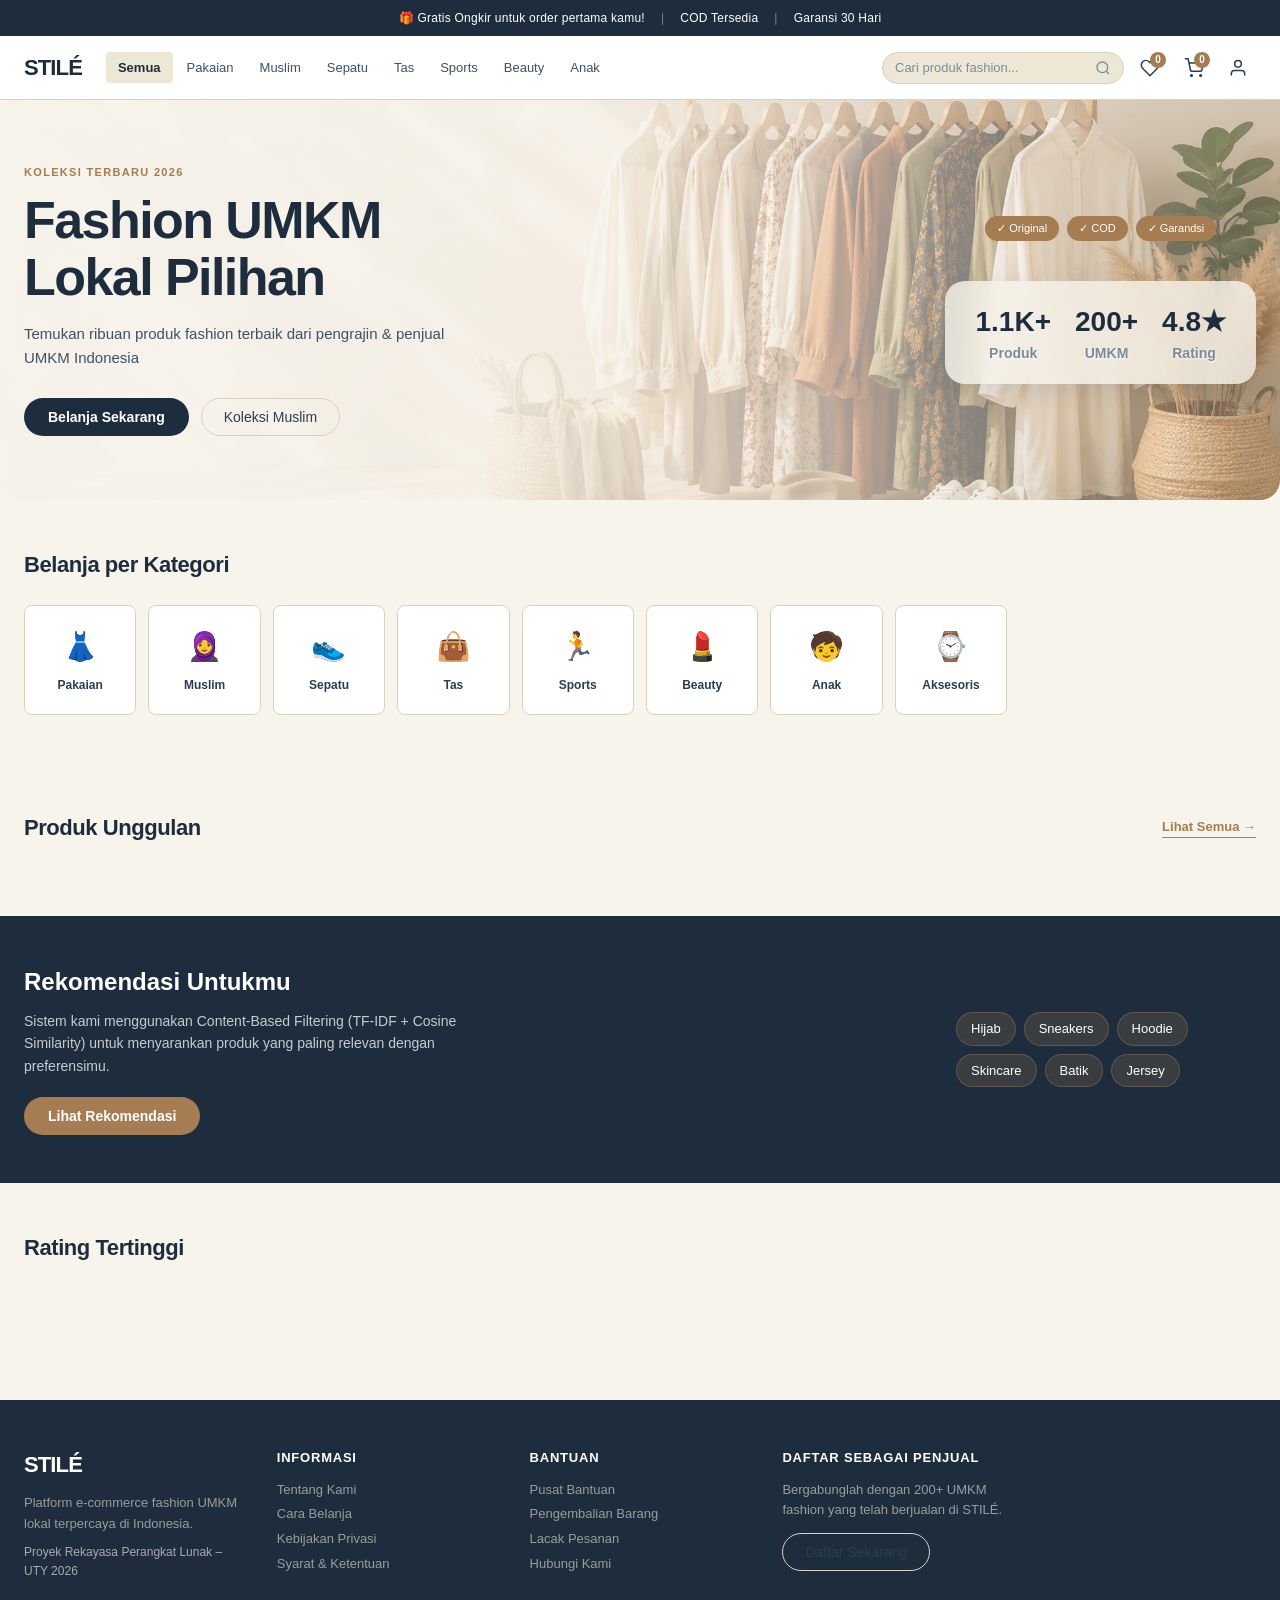
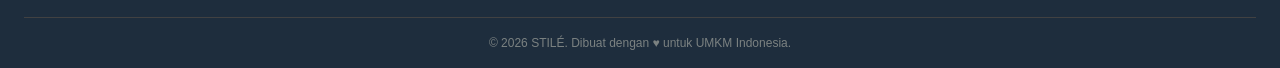
<file: index.html>
<!DOCTYPE html>
<html lang="id">

<head>
    <meta charset="UTF-8">
    <meta name="viewport" content="width=device-width, initial-scale=1.0">
    <title>STILÉ – Belanja Fashion UMKM Lokal</title>
    <link rel="stylesheet" href="style.css?v=admin-fix-2">
</head>

<body>

    <!-- TOAST -->
    <div id="toast" class="toast"></div>

    <!-- TOP PROMO STRIP -->
    <div class="promo-strip">
        <span>🎁 Gratis Ongkir untuk order pertama kamu!</span>
        <span class="promo-sep">|</span>
        <span>COD Tersedia</span>
        <span class="promo-sep">|</span>
        <span>Garansi 30 Hari</span>
    </div>

    <!-- NAVBAR -->
    <header class="navbar">
        <div class="nav-inner">
            <a href="#" class="brand" onclick="showPage('home')">STILÉ</a>

            <nav class="nav-cats">
                <a href="#" class="nav-cat active" data-cat="all" onclick="filterByNav('all',this)">Semua</a>
                <a href="#" class="nav-cat" data-cat="Pakaian" onclick="filterByNav('Pakaian',this)">Pakaian</a>
                <a href="#" class="nav-cat" data-cat="Baju Muslim" onclick="filterByNav('Baju Muslim',this)">Muslim</a>
                <a href="#" class="nav-cat" data-cat="Sepatu" onclick="filterByNav('Sepatu',this)">Sepatu</a>
                <a href="#" class="nav-cat" data-cat="Tas" onclick="filterByNav('Tas',this)">Tas</a>
                <a href="#" class="nav-cat" data-cat="Sports" onclick="filterByNav('Sports',this)">Sports</a>
                <a href="#" class="nav-cat" data-cat="Beauty" onclick="filterByNav('Beauty',this)">Beauty</a>
                <a href="#" class="nav-cat" data-cat="Kids" onclick="filterByNav('Kids',this)">Anak</a>
            </nav>

            <div class="nav-actions">
                <div class="search-wrap">
                    <input type="text" id="searchInput" placeholder="Cari produk fashion..." onkeyup="liveSearch()" />
                    <button class="search-btn" onclick="doSearch()">
          <svg width="16" height="16" viewBox="0 0 24 24" fill="none" stroke="currentColor" stroke-width="2"><circle cx="11" cy="11" r="8"/><line x1="21" y1="21" x2="16.65" y2="16.65"/></svg>
        </button>
                </div>
                <button class="icon-btn" onclick="toggleWishlist()" title="Wishlist">
        <svg width="20" height="20" viewBox="0 0 24 24" fill="none" stroke="currentColor" stroke-width="1.8"><path d="M20.84 4.61a5.5 5.5 0 0 0-7.78 0L12 5.67l-1.06-1.06a5.5 5.5 0 0 0-7.78 7.78l1.06 1.06L12 21.23l7.78-7.78 1.06-1.06a5.5 5.5 0 0 0 0-7.78z"/></svg>
        <span class="badge" id="wishBadge">0</span>
      </button>
                <button class="icon-btn" onclick="showCart()" title="Keranjang">
        <svg width="20" height="20" viewBox="0 0 24 24" fill="none" stroke="currentColor" stroke-width="1.8"><circle cx="9" cy="21" r="1"/><circle cx="20" cy="21" r="1"/><path d="M1 1h4l2.68 13.39a2 2 0 0 0 2 1.61h9.72a2 2 0 0 0 2-1.61L23 6H6"/></svg>
        <span class="badge" id="cartBadge">0</span>
      </button>
                <button class="icon-btn" id="userBtn" onclick="toggleUserMenu()" title="Akun">
        <svg width="20" height="20" viewBox="0 0 24 24" fill="none" stroke="currentColor" stroke-width="1.8"><path d="M20 21v-2a4 4 0 0 0-4-4H8a4 4 0 0 0-4 4v2"/><circle cx="12" cy="7" r="4"/></svg>
      </button>
                <div class="user-dropdown" id="userDropdown">
                    <div id="userMenuGuest">
                        <a href="#" onclick="showPage('login')">Masuk</a>
                        <a href="#" onclick="showPage('register')">Daftar</a>
                    </div>
                    <div id="userMenuLoggedIn" style="display:none">
                        <span id="userGreeting" style="font-size:13px;color:#999;padding:8px 16px;display:block;border-bottom:1px solid #f0f0f0"></span>
                        <a href="#" onclick="showPage('profile')">Profil Saya</a>
                        <a href="#" onclick="showPage('orders')">Riwayat Pesanan</a>
                        <a href="#" onclick="doLogout()" style="color:#e53935">Keluar</a>
                    </div>
                </div>
            </div>
        </div>
    </header>

    <!-- ======= PAGES ======= -->

    <!-- HOME PAGE -->
    <div id="page-home" class="page active">
        <!-- Hero Banner -->
        <section class="hero">
            <div class="hero-content">
                <p class="hero-eyebrow">KOLEKSI TERBARU 2026</p>
                <h1 class="hero-title">Fashion UMKM<br>Lokal Pilihan</h1>
                <p class="hero-sub">Temukan ribuan produk fashion terbaik dari pengrajin & penjual UMKM Indonesia</p>
                <div class="hero-btns">
                    <button class="btn-primary" onclick="filterByNav('all',null)">Belanja Sekarang</button>
                    <button class="btn-outline" onclick="filterByNav('Baju Muslim',null)">Koleksi Muslim</button>
                </div>
            </div>
            <div class="hero-visual">

                <div class="hero-badges">
                    <div class="hbadge">✓ Original</div>
                    <div class="hbadge">✓ COD</div>
                    <div class="hbadge">✓ Garandsi</div>
                </div>

                <div class="hero-stat-row">
                    <div class="hstat">
                        <span class="hstat-num">1.1K+</span>
                        <span class="hstat-lbl">Produk</span>
                    </div>
                    <div class="hstat">
                        <span class="hstat-num">200+</span>
                        <span class="hstat-lbl">UMKM</span>
                    </div>
                    <div class="hstat">
                        <span class="hstat-num">4.8★</span>
                        <span class="hstat-lbl">Rating</span>
                    </div>
                </div>
            </div>
        </section>

        <!-- Category Grid -->
        <section class="section">
            <h2 class="section-title">Belanja per Kategori</h2>
            <div class="cat-grid">
                <a class="cat-tile" onclick="filterByNav('Pakaian',null)">
                    <div class="cat-icon">👗</div><span>Pakaian</span>
                </a>
                <a class="cat-tile" onclick="filterByNav('Baju Muslim',null)">
                    <div class="cat-icon">🧕</div><span>Muslim</span>
                </a>
                <a class="cat-tile" onclick="filterByNav('Sepatu',null)">
                    <div class="cat-icon">👟</div><span>Sepatu</span>
                </a>
                <a class="cat-tile" onclick="filterByNav('Tas',null)">
                    <div class="cat-icon">👜</div><span>Tas</span>
                </a>
                <a class="cat-tile" onclick="filterByNav('Sports',null)">
                    <div class="cat-icon">🏃</div><span>Sports</span>
                </a>
                <a class="cat-tile" onclick="filterByNav('Beauty',null)">
                    <div class="cat-icon">💄</div><span>Beauty</span>
                </a>
                <a class="cat-tile" onclick="filterByNav('Kids',null)">
                    <div class="cat-icon">🧒</div><span>Anak</span>
                </a>
                <a class="cat-tile" onclick="filterByNav('Jam dan Aksesoris',null)">
                    <div class="cat-icon">⌚</div><span>Aksesoris</span>
                </a>
            </div>
        </section>

        <!-- Featured Products -->
        <section class="section">
            <div class="section-header">
                <h2 class="section-title">Produk Unggulan</h2>
                <a href="#" class="see-all" onclick="showPage('catalog')">Lihat Semua →</a>
            </div>
            <div class="products-grid" id="featuredGrid"></div>
        </section>

        <!-- Recommendation Banner -->
        <section class="rec-banner">
            <div class="rec-banner-inner">
                <div>
                    <h3>Rekomendasi Untukmu</h3>
                    <p>Sistem kami menggunakan Content-Based Filtering (TF-IDF + Cosine Similarity) untuk menyarankan produk yang paling relevan dengan preferensimu.</p>
                    <button class="btn-primary" onclick="showPage('catalog')">Lihat Rekomendasi</button>
                </div>
                <div class="rec-banner-tags">
                    <span>Hijab</span><span>Sneakers</span><span>Hoodie</span><span>Skincare</span><span>Batik</span><span>Jersey</span>
                </div>
            </div>
        </section>

        <!-- Top Rated -->
        <section class="section">
            <div class="section-header">
                <h2 class="section-title">Rating Tertinggi</h2>
            </div>
            <div class="products-grid" id="topRatedGrid"></div>
        </section>
    </div>

    <!-- CATALOG PAGE -->
    <div id="page-catalog" class="page">
        <div class="catalog-layout">
            <!-- Sidebar Filters -->
            <aside class="sidebar">
                <h3 class="sidebar-title">Filter</h3>

                <div class="filter-group">
                    <div class="filter-label" onclick="toggleFilter('catFilter')">Kategori <span>▾</span></div>
                    <div class="filter-body open" id="catFilter">
                        <label><input type="radio" name="catF" value="all" checked onchange="applyFilters()"> Semua</label>
                        <label><input type="radio" name="catF" value="Pakaian" onchange="applyFilters()"> Pakaian</label>
                        <label><input type="radio" name="catF" value="Baju Muslim" onchange="applyFilters()"> Baju Muslim</label>
                        <label><input type="radio" name="catF" value="Sepatu" onchange="applyFilters()"> Sepatu</label>
                        <label><input type="radio" name="catF" value="Tas" onchange="applyFilters()"> Tas</label>
                        <label><input type="radio" name="catF" value="Sports" onchange="applyFilters()"> Sports</label>
                        <label><input type="radio" name="catF" value="Beauty" onchange="applyFilters()"> Beauty</label>
                        <label><input type="radio" name="catF" value="Kids" onchange="applyFilters()"> Kids</label>
                        <label><input type="radio" name="catF" value="Batik" onchange="applyFilters()"> Batik</label>
                        <label><input type="radio" name="catF" value="Jam dan Aksesoris" onchange="applyFilters()"> Aksesoris</label>
                    </div>
                </div>

                <div class="filter-group">
                    <div class="filter-label" onclick="toggleFilter('priceFilter')">Rentang Harga <span>▾</span></div>
                    <div class="filter-body open" id="priceFilter">
                        <label><input type="radio" name="priceF" value="all" checked onchange="applyFilters()"> Semua Harga</label>
                        <label><input type="radio" name="priceF" value="0-50000" onchange="applyFilters()"> di bawah Rp50.000</label>
                        <label><input type="radio" name="priceF" value="50000-150000" onchange="applyFilters()"> Rp50.000 – 150.000</label>
                        <label><input type="radio" name="priceF" value="150000-300000" onchange="applyFilters()"> Rp150.000 – 300.000</label>
                        <label><input type="radio" name="priceF" value="300000-999999999" onchange="applyFilters()"> di atas Rp300.000</label>
                    </div>
                </div>

                <div class="filter-group">
                    <div class="filter-label" onclick="toggleFilter('ratingFilter')">Rating <span>▾</span></div>
                    <div class="filter-body open" id="ratingFilter">
                        <label><input type="radio" name="ratingF" value="all" checked onchange="applyFilters()"> Semua</label>
                        <label><input type="radio" name="ratingF" value="4.5" onchange="applyFilters()"> ★ 4.5 ke atas</label>
                        <label><input type="radio" name="ratingF" value="4" onchange="applyFilters()"> ★ 4.0 ke atas</label>
                        <label><input type="radio" name="ratingF" value="3" onchange="applyFilters()"> ★ 3.0 ke atas</label>
                    </div>
                </div>

                <button class="btn-reset" onclick="resetFilters()">Reset Filter</button>
            </aside>

            <!-- Catalog Main -->
            <main class="catalog-main">
                <div class="catalog-header">
                    <p id="catalogCount" class="result-count">Menampilkan semua produk</p>
                    <div class="sort-wrap">
                        <label>Urutkan:</label>
                        <select id="sortSelect" onchange="applyFilters()">
            <option value="default">Relevansi</option>
            <option value="price-asc">Harga: Terendah</option>
            <option value="price-desc">Harga: Tertinggi</option>
            <option value="rating">Rating Tertinggi</option>
            <option value="sold">Terlaris</option>
          </select>
                    </div>
                </div>
                <div class="products-grid" id="catalogGrid"></div>
                <div id="catalogEmpty" class="empty-state" style="display:none">
                    <div style="font-size:48px">🔍</div>
                    <p>Produk tidak ditemukan</p>
                    <button class="btn-outline" onclick="resetFilters()">Reset Filter</button>
                </div>
            </main>
        </div>
    </div>

    <!-- PRODUCT DETAIL PAGE -->
    <div id="page-product" class="page">
        <div class="product-detail-wrap">
            <button class="back-btn" onclick="goBack()">← Kembali</button>
            <div class="product-detail" id="productDetailContent"></div>
        </div>
    </div>

    <!-- CART PAGE -->
    <div id="page-cart" class="page">
        <div class="page-wrap">
            <h2 class="page-title">Keranjang Belanja</h2>
            <div class="cart-layout">
                <div class="cart-items" id="cartItems"></div>
                <div class="cart-summary" id="cartSummary"></div>
            </div>
            <div id="cartEmpty" class="empty-state" style="display:none">
                <div style="font-size:48px">🛒</div>
                <p>Keranjangmu masih kosong</p>
                <button class="btn-primary" onclick="showPage('catalog')">Mulai Belanja</button>
            </div>
        </div>
    </div>

    <!-- WISHLIST PAGE -->
    <div id="page-wishlist" class="page">
        <div class="page-wrap">
            <h2 class="page-title">Wishlist</h2>
            <div class="products-grid" id="wishlistGrid"></div>
            <div id="wishlistEmpty" class="empty-state" style="display:none">
                <div style="font-size:48px">🤍</div>
                <p>Belum ada produk di wishlist</p>
                <button class="btn-primary" onclick="showPage('catalog')">Jelajahi Produk</button>
            </div>
        </div>
    </div>

    <!-- LOGIN PAGE -->
    <div id="page-login" class="page">
        <div class="auth-wrap">
            <div class="auth-card">
                <h2>Masuk ke STILÉ</h2>
                <p class="auth-sub">Belum punya akun? <a href="#" onclick="showPage('register')">Daftar sekarang</a></p>
                <div class="form-group">
                    <label>Email</label>
                    <input type="email" id="loginEmail" placeholder="emailkamu@contoh.com">
                </div>
                <div class="form-group">
                    <label>Password</label>
                    <input type="password" id="loginPass" placeholder="Password kamu">
                </div>
                <button class="btn-primary full" onclick="doLogin()">Masuk</button>
                <div class="auth-divider">atau</div>
                <button class="btn-outline full" onclick="demoLogin('buyer')">Demo sebagai Pembeli</button>
                <button class="btn-outline full" onclick="demoLogin('merchant')">Demo sebagai Penjual</button>
                <button class="btn-outline full" onclick="demoLogin('admin')">Demo sebagai Admin</button>
            </div>
        </div>
    </div>

    <!-- REGISTER PAGE -->
    <div id="page-register" class="page">
        <div class="auth-wrap">
            <div class="auth-card">
                <h2>Buat Akun STILÉ</h2>
                <p class="auth-sub">Sudah punya akun? <a href="#" onclick="showPage('login')">Masuk</a></p>
                <div class="role-tabs">
                    <button class="role-tab active" onclick="selectRole('buyer',this)">Pembeli</button>
                    <button class="role-tab" onclick="selectRole('merchant',this)">Penjual UMKM</button>
                </div>
                <div class="form-group">
                    <label>Nama Lengkap</label>
                    <input type="text" id="regName" placeholder="Nama kamu">
                </div>
                <div class="form-group">
                    <label>Email</label>
                    <input type="email" id="regEmail" placeholder="emailkamu@contoh.com">
                </div>
                <div class="form-group">
                    <label>Password</label>
                    <input type="password" id="regPass" placeholder="Minimal 8 karakter">
                </div>
                <div class="form-group merchant-only" style="display:none">
                    <label>Nama Toko</label>
                    <input type="text" id="regStore" placeholder="Nama toko UMKM-mu">
                </div>
                <button class="btn-primary full" onclick="doRegister()">Daftar Sekarang</button>
            </div>
        </div>
    </div>

    <!-- PROFILE PAGE -->
    <div id="page-profile" class="page">
        <div class="page-wrap">
            <h2 class="page-title">Profil Saya</h2>
            <div class="profile-card" id="profileContent"></div>
        </div>
    </div>

    <!-- ORDERS PAGE -->
    <div id="page-orders" class="page">
        <div class="page-wrap">
            <h2 class="page-title">Riwayat Pesanan</h2>
            <div id="ordersContent"></div>
            <div id="ordersEmpty" class="empty-state">
                <div style="font-size:48px">📦</div>
                <p>Belum ada pesanan</p>
                <button class="btn-primary" onclick="showPage('catalog')">Mulai Belanja</button>
            </div>
        </div>
    </div>

    <!-- CHECKOUT PAGE -->
    <div id="page-checkout" class="page">
        <div class="page-wrap">
            <h2 class="page-title">Checkout</h2>
            <div class="checkout-layout">
                <div class="checkout-form">
                    <h3>Alamat Pengiriman</h3>
                    <div class="form-group">
                        <label>Nama Penerima</label>
                        <input type="text" id="ckName" placeholder="Nama lengkap">
                    </div>
                    <div class="form-group">
                        <label>No. HP</label>
                        <input type="text" id="ckPhone" placeholder="08xx-xxxx-xxxx">
                    </div>
                    <div class="form-group">
                        <label>Alamat Lengkap</label>
                        <textarea id="ckAddress" rows="3" placeholder="Jl. ... No. ... RT/RW ... Kelurahan ... Kecamatan ..."></textarea>
                    </div>
                    <div class="form-group">
                        <label>Kota</label>
                        <input type="text" id="ckCity" placeholder="Kota / Kabupaten">
                    </div>
                    <h3 style="margin-top:24px">Metode Pembayaran</h3>
                    <div class="payment-opts">
                        <label class="pay-opt"><input type="radio" name="payment" value="transfer" checked onchange="updatePaymentDetails()"> Transfer Bank</label>
                        <label class="pay-opt"><input type="radio" name="payment" value="cod" onchange="updatePaymentDetails()"> COD</label>
                        <label class="pay-opt"><input type="radio" name="payment" value="ewallet" onchange="updatePaymentDetails()"> E-Wallet</label>
                    </div>
                    <div id="paymentDetailBox" class="payment-detail-box"></div>
                    <button class="btn-primary full" style="margin-top:24px" onclick="confirmOrder()">Konfirmasi Pesanan</button>
                </div>
                <div class="checkout-summary" id="checkoutSummary"></div>
            </div>
        </div>
    </div>

    <!-- MERCHANT DASHBOARD -->
    <div id="page-merchant" class="page">
        <div class="page-wrap">
            <h2 class="page-title">Dashboard Penjual</h2>
            <div class="dash-stats" id="merchantStats"></div>
            <div style="margin-top:32px">
                <div class="section-header">
                    <h3>Produk Saya</h3>
                    <button class="btn-primary" onclick="showAddProduct()">+ Tambah Produk</button>
                </div>
                <div id="merchantProducts"></div>
            </div>
        </div>
    </div>

    <!-- ADMIN DASHBOARD -->
    <div id="page-admin" class="page">
        <div class="page-wrap admin-wrap">
            <div class="admin-head">
                <div>
                    <p class="admin-eyebrow">PANEL ADMIN</p>
                    <h2 class="page-title">Dashboard Admin</h2>
                    <p class="admin-subtitle">Kelola data toko UMKM dan pengguna langsung dari halaman admin.</p>
                </div>
                <div class="admin-tabs">
                    <button class="admin-tab active" type="button" data-section="stores" onclick="showAdminSection('stores')">Kelola Toko</button>
                    <button class="admin-tab" type="button" data-section="users" onclick="showAdminSection('users')">Kelola Pengguna</button>
                </div>
            </div>

            <div class="dash-stats" id="adminStats"></div>

            <section id="admin-section-stores" class="admin-section">
                <div class="admin-panel">
                    <div class="admin-section-title">
                        <div>
                            <h3>Kelola Toko</h3>
                            <p>Tambah toko, edit data toko, aktif/nonaktifkan, atau hapus toko.</p>
                        </div>
                    </div>

                    <form class="admin-form" onsubmit="saveAdminStore(event)">
                        <input type="hidden" id="adminStoreId">
                        <div class="form-group">
                            <label>Nama Toko</label>
                            <input type="text" id="adminStoreName" placeholder="Contoh: Hijab Nusantara" required>
                        </div>
                        <div class="form-group">
                            <label>Pemilik</label>
                            <input type="text" id="adminStoreOwner" placeholder="Nama pemilik toko" required>
                        </div>
                        <div class="form-group">
                            <label>Kategori Utama</label>
                            <select id="adminStoreCategory">
                                <option value="Pakaian">Pakaian</option>
                                <option value="Baju Muslim">Baju Muslim</option>
                                <option value="Sepatu">Sepatu</option>
                                <option value="Tas">Tas</option>
                                <option value="Sports">Sports</option>
                                <option value="Beauty">Beauty</option>
                                <option value="Kids">Anak</option>
                            </select>
                        </div>
                        <div class="form-group">
                            <label>Penjualan</label>
                            <input type="number" id="adminStoreSales" min="0" placeholder="0" required>
                        </div>
                        <div class="form-group">
                            <label>Rating</label>
                            <input type="number" id="adminStoreRating" min="1" max="5" step="0.1" placeholder="4.7" required>
                        </div>
                        <div class="form-group">
                            <label>Status</label>
                            <select id="adminStoreStatus">
                                <option value="Aktif">Aktif</option>
                                <option value="Nonaktif">Nonaktif</option>
                                <option value="Menunggu Verifikasi">Menunggu Verifikasi</option>
                            </select>
                        </div>
                        <div class="admin-form-actions">
                            <button class="btn-primary" type="submit" id="adminStoreSubmit">Simpan Toko</button>
                            <button class="btn-outline" type="button" onclick="resetAdminStoreForm()">Reset</button>
                        </div>
                    </form>

                    <div class="admin-table" id="adminStores"></div>
                </div>
            </section>

            <section id="admin-section-users" class="admin-section" style="display:none">
                <div class="admin-panel">
                    <div class="admin-section-title">
                        <div>
                            <h3>Kelola Pengguna</h3>
                            <p>Tambah akun, ubah role, aktif/nonaktifkan, atau hapus pengguna.</p>
                        </div>
                    </div>

                    <form class="admin-form" onsubmit="saveAdminUser(event)">
                        <input type="hidden" id="adminUserId">
                        <div class="form-group">
                            <label>Nama Pengguna</label>
                            <input type="text" id="adminUserName" placeholder="Nama pengguna" required>
                        </div>
                        <div class="form-group">
                            <label>Email</label>
                            <input type="email" id="adminUserEmail" placeholder="user@email.com" required>
                        </div>
                        <div class="form-group">
                            <label>Role</label>
                            <select id="adminUserRole" onchange="syncAdminUserStoreField()">
                                <option value="buyer">Pembeli</option>
                                <option value="merchant">Penjual</option>
                                <option value="admin">Admin</option>
                            </select>
                        </div>
                        <div class="form-group">
                            <label>Toko / Catatan</label>
                            <input type="text" id="adminUserStore" placeholder="Isi kalau role penjual">
                        </div>
                        <div class="form-group">
                            <label>Status</label>
                            <select id="adminUserStatus">
                                <option value="Aktif">Aktif</option>
                                <option value="Nonaktif">Nonaktif</option>
                                <option value="Diblokir">Diblokir</option>
                            </select>
                        </div>
                        <div class="admin-form-actions">
                            <button class="btn-primary" type="submit" id="adminUserSubmit">Simpan Pengguna</button>
                            <button class="btn-outline" type="button" onclick="resetAdminUserForm()">Reset</button>
                        </div>
                    </form>

                    <div class="admin-table" id="adminUsers"></div>
                </div>
            </section>
        </div>
    </div>

    <!-- ORDER SUCCESS PAGE -->
    <div id="page-success" class="page">
        <div class="success-wrap">
            <div class="success-card">
                <div class="success-icon">✓</div>
                <h2>Pesanan Berhasil!</h2>
                <p>Terima kasih telah berbelanja di STILÉ. Pesananmu sedang diproses oleh penjual.</p>
                <p id="successOrderId" style="font-size:13px;color:#999;margin:8px 0"></p>
                <div class="success-btns">
                    <button class="btn-primary" onclick="showPage('orders')">Lihat Pesanan</button>
                    <button class="btn-outline" onclick="showPage('home')">Lanjut Belanja</button>
                </div>
            </div>
        </div>
    </div>

    <!-- RATING MODAL -->
    <div id="ratingModal" class="modal-overlay" style="display:none">
        <div class="modal-card">
            <h3>Beri Rating Produk</h3>
            <p id="ratingProductName" style="font-weight:500;margin:8px 0"></p>
            <div class="star-row" id="starRow">
                <span class="star" data-v="1" onclick="setRating(1)">★</span>
                <span class="star" data-v="2" onclick="setRating(2)">★</span>
                <span class="star" data-v="3" onclick="setRating(3)">★</span>
                <span class="star" data-v="4" onclick="setRating(4)">★</span>
                <span class="star" data-v="5" onclick="setRating(5)">★</span>
            </div>
            <textarea id="ratingReview" placeholder="Tulis ulasan kamu..." rows="3" style="width:100%;margin-top:12px"></textarea>
            <div class="modal-btns">
                <button class="btn-outline" onclick="closeModal()">Batal</button>
                <button class="btn-primary" onclick="submitRating()">Kirim</button>
            </div>
        </div>
    </div>

    <!-- ADD PRODUCT MODAL -->
    <div id="addProductModal" class="modal-overlay" style="display:none">
        <div class="modal-card">
            <h3>Tambah Produk Baru</h3>
            <div class="form-group">
                <label>Nama Produk</label>
                <input type="text" id="newProdName" placeholder="Nama produk...">
            </div>
            <div class="form-group">
                <label>Sub Kategori</label>
                <select id="newProdCat">
        <option value="Pakaian">Pakaian</option>
        <option value="Baju Muslim">Baju Muslim</option>
        <option value="Sepatu">Sepatu</option>
        <option value="Tas">Tas</option>
        <option value="Sports">Sports</option>
        <option value="Beauty">Beauty</option>
        <option value="Kids">Kids</option>
        <option value="Batik">Batik</option>
        <option value="Jam dan Aksesoris">Aksesoris</option>
      </select>
            </div>
            <div class="form-group">
                <label>Harga (Rp)</label>
                <input type="number" id="newProdPrice" placeholder="75000">
            </div>
            <div class="form-group">
                <label>Stok</label>
                <input type="number" id="newProdStock" placeholder="50">
            </div>
            <div class="modal-btns">
                <button class="btn-outline" onclick="closeModal()">Batal</button>
                <button class="btn-primary" onclick="addProduct()">Tambahkan</button>
            </div>
        </div>
    </div>

    <!-- FOOTER -->
    <footer class="footer">
        <div class="footer-inner">
            <div class="footer-col">
                <div class="brand" style="margin-bottom:12px">STILÉ</div>
                <p>Platform e-commerce fashion UMKM lokal terpercaya di Indonesia.</p>
                <p style="margin-top:8px;font-size:12px;color:#aaa">Proyek Rekayasa Perangkat Lunak – UTY 2026</p>
            </div>
            <div class="footer-col">
                <h4>Informasi</h4>
                <a href="#">Tentang Kami</a>
                <a href="#">Cara Belanja</a>
                <a href="#">Kebijakan Privasi</a>
                <a href="#">Syarat & Ketentuan</a>
            </div>
            <div class="footer-col">
                <h4>Bantuan</h4>
                <a href="#">Pusat Bantuan</a>
                <a href="#">Pengembalian Barang</a>
                <a href="#">Lacak Pesanan</a>
                <a href="#">Hubungi Kami</a>
            </div>
            <div class="footer-col">
                <h4>Daftar sebagai Penjual</h4>
                <p>Bergabunglah dengan 200+ UMKM fashion yang telah berjualan di STILÉ.</p>
                <button class="btn-outline" style="margin-top:8px" onclick="showPage('register')">Daftar Sekarang</button>
            </div>
        </div>
        <div class="footer-bottom">
            <p>© 2026 STILÉ. Dibuat dengan ♥ untuk UMKM Indonesia.</p>
        </div>
    </footer>

    <div id="page-sellerDashboard" class="page">

        <div class="seller-wrapper">

            <aside class="seller-sidebar">
                <h2>STILÉ</h2>

                <ul>
                    <li class="active" data-section="dashboard" onclick="showSellerSection('dashboard')">Dashboard</li>
                    <li data-section="orders" onclick="showSellerSection('orders')">Pesanan</li>
                    <li data-section="products" onclick="showSellerSection('products')">Tambah Produk</li>
                    <li data-section="reviews" onclick="showSellerSection('reviews')">Rating & Ulasan</li>
                </ul>
            </aside>

            <main class="seller-content">

                <div id="seller-dashboard">
                    <h2>Dashboard Toko</h2>

                    <div class="seller-cards">

                        <div class="seller-card">
                            <h3>Total Pesanan</h3>
                            <span id="sellerTotalOrders">0</span>
                        </div>

                        <div class="seller-card">
                            <h3>Total Pendapatan</h3>
                            <span id="sellerRevenue">Rp 0</span>
                        </div>

                        <div class="seller-card">
                            <h3>Produk Aktif</h3>
                            <span id="sellerActiveProducts">0</span>
                        </div>

                        <div class="seller-card">
                            <h3>Rating Toko</h3>
                            <span id="sellerAvgRating">0.0</span>
                        </div>

                    </div>
                </div>

                <div id="seller-orders" style="display:none">
                    <div class="seller-section-head">
                        <div>
                            <h2>Manajemen Pesanan</h2>
                            <p>Ubah status pesanan pelanggan langsung dari dashboard penjual.</p>
                        </div>
                        <select id="sellerOrderFilter" onchange="renderSellerOrders()">
                            <option value="all">Semua Status</option>
                            <option value="Menunggu Konfirmasi">Menunggu Konfirmasi</option>
                            <option value="Dikemas">Dikemas</option>
                            <option value="Dikirim">Dikirim</option>
                            <option value="Selesai">Selesai</option>
                            <option value="Dibatalkan">Dibatalkan</option>
                        </select>
                    </div>
                    <div id="sellerOrderList" class="seller-panel-list"></div>
                </div>

                <div id="seller-products" style="display:none">
                    <div class="seller-section-head">
                        <div>
                            <h2>Tambah / Edit Produk</h2>
                            <p>Isi form untuk menambahkan produk baru. Klik tombol edit di daftar produk untuk mengubah data.</p>
                        </div>
                    </div>

                    <form class="seller-product-form" onsubmit="saveSellerProduct(event)">
                        <input type="hidden" id="sellerProdId">
                        <div class="form-group">
                            <label>Nama Produk</label>
                            <input type="text" id="sellerProdName" placeholder="Contoh: Kemeja Linen Oversize" required>
                        </div>
                        <div class="form-group">
                            <label>Kategori</label>
                            <select id="sellerProdCat">
                                <option value="Pakaian">Pakaian</option>
                                <option value="Baju Muslim">Baju Muslim</option>
                                <option value="Sepatu">Sepatu</option>
                                <option value="Tas">Tas</option>
                                <option value="Sports">Sports</option>
                                <option value="Beauty">Beauty</option>
                                <option value="Kids">Anak</option>
                                <option value="Jam dan Aksesoris">Aksesoris</option>
                            </select>
                        </div>
                        <div class="form-group">
                            <label>Detail Kategori</label>
                            <input type="text" id="sellerProdDetail" placeholder="Contoh: Atasan Wanita">
                        </div>
                        <div class="form-group">
                            <label>Harga</label>
                            <input type="number" id="sellerProdPrice" placeholder="89000" min="1000" required>
                        </div>
                        <div class="form-group">
                            <label>Stok</label>
                            <input type="number" id="sellerProdStock" placeholder="25" min="0" required>
                        </div>
                        <div class="seller-form-actions">
                            <button class="btn-primary" type="submit" id="sellerProdSubmit">Simpan Produk</button>
                            <button class="btn-outline" type="button" onclick="resetSellerProductForm()">Reset</button>
                        </div>
                    </form>

                    <div class="seller-section-head small-gap">
                        <div>
                            <h3>Daftar Produk Toko</h3>
                            <p>Produk di bawah bisa diedit, dinonaktifkan, atau dihapus.</p>
                        </div>
                    </div>
                    <div id="sellerProductList" class="seller-panel-list"></div>
                </div>

                <div id="seller-reviews" style="display:none">
                    <div class="seller-section-head">
                        <div>
                            <h2>Rating & Ulasan</h2>
                            <p>Balas ulasan pelanggan, ubah status tampil/sembunyi, atau hapus ulasan dummy untuk kebutuhan demo.</p>
                        </div>
                        <select id="sellerReviewFilter" onchange="renderSellerReviews()">
                            <option value="all">Semua Rating</option>
                            <option value="5">5 Bintang</option>
                            <option value="4">4 Bintang</option>
                            <option value="3">3 Bintang ke bawah</option>
                        </select>
                    </div>
                    <div id="sellerReviewStats" class="review-summary-grid"></div>
                    <div id="sellerReviewList" class="seller-panel-list"></div>
                </div>

            </main>

        </div>

    </div>

    <script src="data.js?v=payment-qr-1"></script>
    <script src="app.js?v=payment-qr-1"></script>
</body>

</html>
</file>
<file: style.css>
/* FashModa – Liceria & Co. Color Theme */


/* Palette from reference: dark navy, warm brown, cream, off-white */

*,
*::before,
*::after {
    box-sizing: border-box;
    margin: 0;
    padding: 0;
}

:root {
    /* ── Liceria & Co. Palette ── */
    --black: #1E2D3D;
    /* deep navy (was #111111) */
    --charcoal: #2B3E50;
    /* navy charcoal (was #222222) */
    --gray-dark: #3D5166;
    /* muted navy (was #444444) */
    --gray-mid: #7A8C9A;
    /* cool gray-blue (was #888888) */
    --gray-light: #EDE8D5;
    /* warm cream (was #f4f4f4) */
    --gray-border: #D8D2BC;
    /* cream border (was #e8e8e8) */
    --white: #F7F4EC;
    /* off-white/cream body (was #ffffff) */
    --pure-white: #FFFFFF;
    --accent: #A67C52;
    /* warm tan/brown — NEW signature accent */
    --red: #C0392B;
    /* muted red */
    --green: #2E7D32;
    --gold: #A67C52;
    /* reuse accent for gold */
    /* unchanged structural tokens */
    --radius-sm: 4px;
    --radius-md: 8px;
    --radius-lg: 12px;
    --shadow-card: 0 1px 4px rgba(30, 45, 61, 0.08);
    --shadow-hover: 0 4px 16px rgba(30, 45, 61, 0.14);
    --nav-height: 64px;
    --promo-height: 36px;
}

html {
    font-size: 16px;
    scroll-behavior: smooth;
}

body {
    font-family: -apple-system, BlinkMacSystemFont, 'Segoe UI', Roboto, sans-serif;
    color: var(--charcoal);
    background: var(--white);
    line-height: 1.5;
}

a {
    text-decoration: none;
    color: inherit;
    cursor: pointer;
}

button {
    cursor: pointer;
    font-family: inherit;
}

input,
textarea,
select {
    font-family: inherit;
}


/* ── PROMO STRIP ─────────────────────────────── */

.promo-strip {
    background: var(--black);
    color: var(--pure-white);
    text-align: center;
    padding: 0 16px;
    height: var(--promo-height);
    display: flex;
    align-items: center;
    justify-content: center;
    gap: 16px;
    font-size: 12px;
    letter-spacing: 0.02em;
}

.promo-sep {
    opacity: 0.4;
}


/* ── NAVBAR ──────────────────────────────────── */

.navbar {
    position: sticky;
    top: 0;
    z-index: 100;
    background: var(--pure-white);
    border-bottom: 1px solid var(--gray-border);
    height: var(--nav-height);
}

.nav-inner {
    max-width: 1280px;
    margin: 0 auto;
    padding: 0 24px;
    height: 100%;
    display: flex;
    align-items: center;
    gap: 24px;
}

.brand {
    font-size: 22px;
    font-weight: 800;
    letter-spacing: -0.04em;
    color: var(--black);
    flex-shrink: 0;
    cursor: pointer;
}

.nav-cats {
    display: flex;
    align-items: center;
    gap: 2px;
    flex: 1;
}

.nav-cat {
    padding: 6px 12px;
    font-size: 13px;
    font-weight: 500;
    color: var(--gray-dark);
    border-radius: var(--radius-sm);
    transition: color .15s, background .15s;
    white-space: nowrap;
}

.nav-cat:hover,
.nav-cat.active {
    color: var(--black);
    background: var(--gray-light);
}

.nav-cat.active {
    font-weight: 700;
}

.nav-actions {
    display: flex;
    align-items: center;
    gap: 8px;
    position: relative;
}

.search-wrap {
    display: flex;
    align-items: center;
    border: 1.5px solid var(--gray-border);
    border-radius: 20px;
    overflow: hidden;
    background: var(--gray-light);
    transition: border-color .15s;
}

.search-wrap:focus-within {
    border-color: var(--accent);
    background: var(--pure-white);
}

.search-wrap input {
    border: none;
    background: none;
    padding: 7px 12px;
    font-size: 13px;
    width: 200px;
    outline: none;
    color: var(--charcoal);
}

.search-wrap input::placeholder {
    color: var(--gray-mid);
}

.search-btn {
    background: none;
    border: none;
    padding: 7px 12px;
    color: var(--gray-mid);
    display: flex;
    align-items: center;
}

.search-btn:hover {
    color: var(--accent);
}

.icon-btn {
    background: none;
    border: none;
    padding: 8px;
    color: var(--charcoal);
    display: flex;
    align-items: center;
    position: relative;
    border-radius: var(--radius-md);
    transition: background .15s;
}

.icon-btn:hover {
    background: var(--gray-light);
    color: var(--accent);
}

.badge {
    position: absolute;
    top: 2px;
    right: 2px;
    background: var(--accent);
    color: var(--pure-white);
    font-size: 10px;
    font-weight: 700;
    min-width: 16px;
    height: 16px;
    border-radius: 8px;
    display: flex;
    align-items: center;
    justify-content: center;
    padding: 0 3px;
    pointer-events: none;
}

.user-dropdown {
    position: absolute;
    top: calc(100% + 8px);
    right: 0;
    background: var(--pure-white);
    border: 1px solid var(--gray-border);
    border-radius: var(--radius-md);
    min-width: 180px;
    box-shadow: var(--shadow-hover);
    display: none;
    z-index: 200;
    overflow: hidden;
}

.user-dropdown.open {
    display: block;
}

.user-dropdown a {
    display: block;
    padding: 10px 16px;
    font-size: 14px;
    color: var(--charcoal);
    transition: background .1s;
}

.user-dropdown a:hover {
    background: var(--gray-light);
    color: var(--accent);
}


/* ── PAGES ────────────────────────────────────── */

.page {
    display: none;
    min-height: calc(100vh - var(--nav-height) - var(--promo-height));
}

.page.active {
    display: block;
}


/* ── HERO ─────────────────────────────────────── */

.hero {
    max-width: 1280px;
    margin: 0 auto;
    padding: 60px 24px;
    display: flex;
    align-items: center;
    justify-content: space-between;
    gap: 40px;
    min-height: 400px;
    background: linear-gradient( to right, rgba(247, 244, 236, 0.97) 0%, rgba(247, 244, 236, 0.88) 40%, rgba(247, 244, 236, 0.30) 100%), url('images/hero-fashion.png');
    background-size: cover;
    background-position: center;
    background-repeat: no-repeat;
    border-radius: 0 0 20px 20px;
    overflow: hidden;
    position: relative;
}

.hero-content {
    position: relative;
    z-index: 2;
    max-width: 600px;
}

.hero-visual {
    position: relative;
    z-index: 2;
}

.hero-eyebrow {
    font-size: 11px;
    letter-spacing: 0.12em;
    font-weight: 600;
    color: var(--accent);
    text-transform: uppercase;
    margin-bottom: 12px;
}

.hero-title {
    font-size: clamp(32px, 5vw, 52px);
    font-weight: 800;
    line-height: 1.1;
    letter-spacing: -0.03em;
    color: var(--black);
    margin-bottom: 16px;
}

.hero-sub {
    font-size: 15px;
    color: var(--gray-dark);
    max-width: 440px;
    margin-bottom: 28px;
    line-height: 1.6;
}

.hero-btns {
    display: flex;
    gap: 12px;
    flex-wrap: wrap;
}

.hero-visual {
    flex-shrink: 0;
}

.hero-badges {
    display: flex;
    gap: 8px;
    margin-bottom: 20px;
}

.hbadge {
    background: var(--accent);
    color: var(--pure-white);
    font-size: 11px;
    padding: 4px 12px;
    border-radius: 20px;
    font-weight: 500;
}

.hero-stat-row {
    display: flex;
    gap: 24px;
    background: rgba(247, 244, 236, 0.80);
    backdrop-filter: blur(10px);
    -webkit-backdrop-filter: blur(10px);
    padding: 20px 30px;
    border-radius: 20px;
    box-shadow: 0 8px 25px rgba(30, 45, 61, 0.12);
}

.hstat {
    display: flex;
    flex-direction: column;
    align-items: center;
}

.hstat-num {
    font-size: 28px;
    font-weight: 800;
    color: var(--black);
}

.hstat-lbl {
    font-size: 14px;
    font-weight: 600;
    color: var(--gray-mid);
    text-shadow: 0 1px 3px rgba(255, 255, 255, 0.8);
}

.hero-visual {
    display: flex;
    flex-direction: column;
    align-items: center;
    gap: 20px;
}

.hero-image {
    width: 400px;
    max-width: 100%;
    height: 320px;
    object-fit: cover;
    border-radius: 20px;
    box-shadow: 0 10px 30px rgba(30, 45, 61, 0.18);
}

@media (max-width:768px) {
    .hero-image {
        width: 100%;
        height: 250px;
    }
}


/* ── BUTTONS ─────────────────────────────────── */

.btn-primary {
    background: var(--black);
    color: var(--pure-white);
    border: none;
    padding: 11px 24px;
    border-radius: 24px;
    font-size: 14px;
    font-weight: 600;
    transition: opacity .15s, transform .1s, background .15s;
}

.btn-primary:hover {
    opacity: 0.88;
    background: var(--accent);
}

.btn-primary:active {
    transform: scale(0.98);
}

.btn-primary.full {
    width: 100%;
    border-radius: var(--radius-md);
}

.btn-outline {
    background: none;
    color: var(--charcoal);
    border: 1.5px solid var(--gray-border);
    padding: 10px 22px;
    border-radius: 24px;
    font-size: 14px;
    font-weight: 500;
    transition: border-color .15s, background .15s, color .15s;
}

.btn-outline:hover {
    border-color: var(--accent);
    background: var(--gray-light);
    color: var(--accent);
}

.btn-outline.full {
    width: 100%;
    border-radius: var(--radius-md);
}

.btn-reset {
    width: 100%;
    padding: 8px;
    background: none;
    border: 1px solid var(--gray-border);
    border-radius: var(--radius-sm);
    font-size: 13px;
    color: var(--gray-mid);
    margin-top: 8px;
    transition: border-color .15s;
}

.btn-reset:hover {
    border-color: var(--accent);
    color: var(--accent);
}

.btn-sm {
    padding: 4px 10px;
    font-size: 12px;
    background: none;
    border: 1px solid var(--gray-border);
    border-radius: var(--radius-sm);
    transition: all .15s;
}

.btn-sm:hover {
    background: var(--gray-light);
    border-color: var(--accent);
}

.btn-sm.danger {
    color: var(--red);
    border-color: #f5b7b1;
}

.btn-sm.danger:hover {
    background: #fdecea;
}


/* ── SECTIONS ────────────────────────────────── */

.section {
    max-width: 1280px;
    margin: 0 auto;
    padding: 48px 24px;
}

.section-header {
    display: flex;
    align-items: center;
    justify-content: space-between;
    margin-bottom: 24px;
}

.section-title {
    font-size: 22px;
    font-weight: 700;
    color: var(--black);
    letter-spacing: -0.02em;
    margin-bottom: 24px;
}

.section-header .section-title {
    margin-bottom: 0;
}

.see-all {
    font-size: 13px;
    font-weight: 600;
    color: var(--accent);
    border-bottom: 1px solid currentColor;
}

.see-all:hover {
    color: var(--black);
}


/* ── CATEGORY GRID ───────────────────────────── */

.cat-grid {
    display: grid;
    grid-template-columns: repeat(auto-fill, minmax(110px, 1fr));
    gap: 12px;
}

.cat-tile {
    display: flex;
    flex-direction: column;
    align-items: center;
    gap: 8px;
    padding: 20px 12px;
    border: 1.5px solid var(--gray-border);
    border-radius: var(--radius-md);
    cursor: pointer;
    transition: border-color .15s, box-shadow .15s, transform .1s;
    background: var(--pure-white);
}

.cat-tile:hover {
    border-color: var(--accent);
    box-shadow: var(--shadow-card);
    transform: translateY(-2px);
}

.cat-icon {
    font-size: 28px;
}

.cat-tile span {
    font-size: 12px;
    font-weight: 600;
    color: var(--charcoal);
}


/* ── PRODUCT CARDS ───────────────────────────── */

.products-grid {
    display: grid;
    grid-template-columns: repeat(auto-fill, minmax(200px, 1fr));
    gap: 16px;
}

.product-card {
    background: var(--pure-white);
    border: 1px solid var(--gray-border);
    border-radius: var(--radius-md);
    overflow: hidden;
    cursor: pointer;
    transition: box-shadow .2s, transform .15s;
}

.product-card:hover {
    box-shadow: var(--shadow-hover);
    transform: translateY(-3px);
}

.card-img {
    position: relative;
    height: 200px;
    display: flex;
    align-items: center;
    justify-content: center;
    background: var(--gray-light);
}

.card-emoji {
    font-size: 56px;
}

.sim-badge {
    position: absolute;
    top: 8px;
    left: 8px;
    background: var(--black);
    color: var(--pure-white);
    font-size: 10px;
    font-weight: 700;
    padding: 2px 8px;
    border-radius: 10px;
}

.wish-btn {
    position: absolute;
    top: 8px;
    right: 8px;
    background: rgba(247, 244, 236, 0.92);
    border: none;
    width: 32px;
    height: 32px;
    border-radius: 50%;
    font-size: 14px;
    display: flex;
    align-items: center;
    justify-content: center;
    transition: transform .15s;
}

.wish-btn:hover {
    transform: scale(1.15);
}

.card-body {
    padding: 12px;
}

.card-merchant {
    font-size: 11px;
    color: var(--accent);
    text-transform: uppercase;
    letter-spacing: 0.04em;
    margin-bottom: 4px;
    font-weight: 600;
}

.card-name {
    font-size: 13px;
    font-weight: 500;
    color: var(--charcoal);
    margin-bottom: 6px;
    line-height: 1.4;
    display: -webkit-box;
    -webkit-line-clamp: 2;
    -webkit-box-orient: vertical;
    overflow: hidden;
}

.card-stars {
    font-size: 12px;
    margin-bottom: 2px;
}

.s-fill {
    color: var(--accent);
}

.s-half {
    color: var(--accent);
    opacity: 0.6;
}

.s-empty {
    color: #ddd;
}

.card-rating {
    font-size: 12px;
    color: var(--gray-mid);
}

.card-meta {
    font-size: 11px;
    color: var(--gray-mid);
    margin-bottom: 8px;
}

.card-price {
    font-size: 15px;
    font-weight: 700;
    color: var(--black);
    margin-bottom: 8px;
}

.card-cart-btn {
    width: 100%;
    padding: 7px;
    background: var(--gray-light);
    border: 1px solid var(--gray-border);
    border-radius: var(--radius-sm);
    font-size: 12px;
    font-weight: 600;
    color: var(--charcoal);
    transition: background .15s, border-color .15s, color .15s;
}

.card-cart-btn:hover {
    background: var(--accent);
    color: var(--pure-white);
    border-color: var(--accent);
}


/* ── REC BANNER ──────────────────────────────── */

.rec-banner {
    background: var(--black);
    color: var(--pure-white);
    padding: 48px 24px;
    margin: 0;
}

.rec-banner-inner {
    max-width: 1280px;
    margin: 0 auto;
    display: flex;
    align-items: center;
    justify-content: space-between;
    gap: 40px;
}

.rec-banner h3 {
    font-size: 24px;
    font-weight: 700;
    margin-bottom: 10px;
}

.rec-banner p {
    opacity: 0.75;
    font-size: 14px;
    max-width: 480px;
    line-height: 1.6;
    margin-bottom: 20px;
}

.rec-banner .btn-primary {
    background: var(--accent);
    color: var(--pure-white);
}

.rec-banner .btn-primary:hover {
    background: var(--pure-white);
    color: var(--black);
    opacity: 1;
}

.rec-banner-tags {
    display: flex;
    flex-wrap: wrap;
    gap: 8px;
    max-width: 300px;
}

.rec-banner-tags span {
    background: rgba(166, 124, 82, 0.20);
    padding: 6px 14px;
    border-radius: 20px;
    font-size: 13px;
    border: 1px solid rgba(166, 124, 82, 0.40);
}


/* ── CATALOG LAYOUT ───────────────────────────── */

.catalog-layout {
    max-width: 1280px;
    margin: 0 auto;
    padding: 32px 24px;
    display: flex;
    gap: 24px;
    align-items: flex-start;
}

.sidebar {
    width: 220px;
    flex-shrink: 0;
    position: sticky;
    top: calc(var(--nav-height) + 16px);
}

.sidebar-title {
    font-size: 16px;
    font-weight: 700;
    margin-bottom: 20px;
    color: var(--black);
}

.filter-group {
    margin-bottom: 20px;
    border-bottom: 1px solid var(--gray-border);
    padding-bottom: 16px;
}

.filter-label {
    font-size: 13px;
    font-weight: 600;
    color: var(--charcoal);
    cursor: pointer;
    display: flex;
    justify-content: space-between;
    margin-bottom: 8px;
}

.filter-body {
    display: none;
    flex-direction: column;
    gap: 6px;
}

.filter-body.open {
    display: flex;
}

.filter-body label {
    display: flex;
    align-items: center;
    gap: 8px;
    font-size: 13px;
    cursor: pointer;
}

.filter-body label:hover {
    color: var(--accent);
}

.filter-body input[type=radio] {
    cursor: pointer;
    accent-color: var(--accent);
}

.catalog-main {
    flex: 1;
    min-width: 0;
}

.catalog-header {
    display: flex;
    align-items: center;
    justify-content: space-between;
    margin-bottom: 20px;
}

.result-count {
    font-size: 13px;
    color: var(--gray-mid);
}

.sort-wrap {
    display: flex;
    align-items: center;
    gap: 8px;
    font-size: 13px;
}

.sort-wrap select {
    padding: 6px 10px;
    border: 1px solid var(--gray-border);
    border-radius: var(--radius-sm);
    font-size: 13px;
    outline: none;
    cursor: pointer;
    accent-color: var(--accent);
}


/* ── PRODUCT DETAIL ──────────────────────────── */

.product-detail-wrap {
    max-width: 1280px;
    margin: 0 auto;
    padding: 24px;
}

.back-btn {
    background: none;
    border: none;
    font-size: 14px;
    color: var(--gray-mid);
    padding: 8px 0;
    margin-bottom: 20px;
    transition: color .15s;
}

.back-btn:hover {
    color: var(--accent);
}

.pd-top {
    display: flex;
    gap: 40px;
    margin-bottom: 48px;
}

.pd-img {
    width: 400px;
    height: 420px;
    flex-shrink: 0;
    border-radius: var(--radius-lg);
    display: flex;
    align-items: center;
    justify-content: center;
    background: var(--gray-light);
}

.pd-info {
    flex: 1;
}

.pd-merchant {
    font-size: 12px;
    font-weight: 600;
    letter-spacing: 0.06em;
    text-transform: uppercase;
    color: var(--accent);
    margin-bottom: 8px;
}

.pd-name {
    font-size: 24px;
    font-weight: 700;
    margin-bottom: 12px;
    line-height: 1.3;
    color: var(--black);
}

.pd-stars {
    font-size: 14px;
    margin-bottom: 4px;
    display: flex;
    align-items: center;
    gap: 6px;
    flex-wrap: wrap;
}

.pd-sold {
    font-size: 13px;
    color: var(--gray-mid);
    margin-bottom: 16px;
}

.pd-price {
    font-size: 28px;
    font-weight: 800;
    color: var(--accent);
    margin-bottom: 16px;
}

.pd-tags {
    display: flex;
    gap: 8px;
    margin-bottom: 16px;
    flex-wrap: wrap;
}

.tag {
    background: var(--gray-light);
    padding: 4px 12px;
    border-radius: 20px;
    font-size: 12px;
    font-weight: 500;
    color: var(--charcoal);
    border: 1px solid var(--gray-border);
}

.pd-desc {
    background: var(--gray-light);
    padding: 16px;
    border-radius: var(--radius-md);
    margin-bottom: 24px;
    font-size: 14px;
    line-height: 1.8;
    border: 1px solid var(--gray-border);
}

.pd-actions {
    display: flex;
    gap: 12px;
    flex-wrap: wrap;
}

.wish-detail-btn {
    background: var(--pure-white);
    border: 1.5px solid var(--gray-border);
    padding: 10px 18px;
    border-radius: 24px;
    font-size: 14px;
    transition: all .15s;
}

.wish-detail-btn:hover,
.wish-detail-btn.wished {
    border-color: var(--accent);
    color: var(--accent);
}

.user-rated {
    margin-top: 12px;
    font-size: 13px;
    color: var(--charcoal);
    background: rgba(166, 124, 82, 0.10);
    padding: 8px 12px;
    border-radius: var(--radius-sm);
    border-left: 3px solid var(--accent);
}

.pd-recs {
    padding-top: 32px;
    border-top: 1px solid var(--gray-border);
}

.pd-recs-header {
    display: flex;
    align-items: center;
    gap: 12px;
    margin-bottom: 8px;
}

.pd-recs-header h2 {
    font-size: 20px;
    font-weight: 700;
}

.algo-badge {
    background: var(--accent);
    color: var(--pure-white);
    font-size: 11px;
    padding: 3px 10px;
    border-radius: 10px;
    font-weight: 600;
}

.algo-note {
    font-size: 13px;
    color: var(--gray-mid);
    margin-bottom: 20px;
}


/* ── AUTH ─────────────────────────────────────── */

.auth-wrap {
    display: flex;
    align-items: center;
    justify-content: center;
    min-height: 80vh;
    padding: 40px 24px;
}

.auth-card {
    background: var(--pure-white);
    border: 1px solid var(--gray-border);
    border-radius: var(--radius-lg);
    padding: 40px;
    width: 100%;
    max-width: 440px;
}

.auth-card h2 {
    font-size: 22px;
    font-weight: 700;
    margin-bottom: 6px;
    color: var(--black);
}

.auth-sub {
    font-size: 14px;
    color: var(--gray-mid);
    margin-bottom: 24px;
}

.auth-sub a {
    color: var(--accent);
    font-weight: 600;
    text-decoration: underline;
}

.form-group {
    margin-bottom: 16px;
}

.form-group label {
    display: block;
    font-size: 13px;
    font-weight: 600;
    color: var(--charcoal);
    margin-bottom: 6px;
}

.form-group input,
.form-group select,
.form-group textarea {
    width: 100%;
    padding: 10px 12px;
    border: 1.5px solid var(--gray-border);
    border-radius: var(--radius-sm);
    font-size: 14px;
    outline: none;
    transition: border-color .15s;
    background: var(--pure-white);
    color: var(--charcoal);
}

.form-group input:focus,
.form-group select:focus,
.form-group textarea:focus {
    border-color: var(--accent);
}

.auth-divider {
    text-align: center;
    font-size: 13px;
    color: var(--gray-mid);
    margin: 16px 0;
    position: relative;
}

.auth-divider::before,
.auth-divider::after {
    content: '';
    position: absolute;
    top: 50%;
    width: 42%;
    height: 1px;
    background: var(--gray-border);
}

.auth-divider::before {
    left: 0;
}

.auth-divider::after {
    right: 0;
}

.role-tabs {
    display: flex;
    gap: 0;
    border: 1px solid var(--gray-border);
    border-radius: var(--radius-sm);
    overflow: hidden;
    margin-bottom: 20px;
}

.role-tab {
    flex: 1;
    padding: 9px;
    font-size: 13px;
    font-weight: 600;
    border: none;
    background: none;
    transition: background .15s, color .15s;
    color: var(--charcoal);
}

.role-tab.active {
    background: var(--black);
    color: var(--pure-white);
}


/* ── CART ─────────────────────────────────────── */

.page-wrap {
    max-width: 1280px;
    margin: 0 auto;
    padding: 32px 24px;
}

.page-title {
    font-size: 24px;
    font-weight: 700;
    margin-bottom: 28px;
    color: var(--black);
}

.cart-layout {
    display: flex;
    gap: 24px;
    align-items: flex-start;
}

.cart-items {
    flex: 1;
    min-width: 0;
}

.cart-summary {
    width: 320px;
    flex-shrink: 0;
    position: sticky;
    top: calc(var(--nav-height) + 16px);
}

.cart-item {
    display: flex;
    align-items: center;
    gap: 16px;
    padding: 16px;
    border: 1px solid var(--gray-border);
    border-radius: var(--radius-md);
    margin-bottom: 12px;
    background: var(--pure-white);
}

.cart-item-img {
    width: 64px;
    height: 64px;
    border-radius: var(--radius-sm);
    display: flex;
    align-items: center;
    justify-content: center;
    font-size: 28px;
    flex-shrink: 0;
    background: var(--gray-light);
}

.cart-item-info {
    flex: 1;
    min-width: 0;
}

.cart-item-name {
    font-size: 14px;
    font-weight: 500;
    line-height: 1.4;
    margin-bottom: 2px;
    display: -webkit-box;
    -webkit-line-clamp: 2;
    -webkit-box-orient: vertical;
    overflow: hidden;
    color: var(--charcoal);
}

.cart-item-merchant {
    font-size: 12px;
    color: var(--accent);
    font-weight: 500;
}

.cart-item-price {
    font-size: 14px;
    font-weight: 600;
    margin-top: 4px;
    color: var(--black);
}

.cart-item-qty {
    display: flex;
    align-items: center;
    gap: 8px;
}

.cart-item-qty button {
    width: 28px;
    height: 28px;
    border: 1px solid var(--gray-border);
    background: none;
    border-radius: 4px;
    font-size: 16px;
    display: flex;
    align-items: center;
    justify-content: center;
    transition: background .1s, border-color .1s;
}

.cart-item-qty button:hover {
    background: var(--gray-light);
    border-color: var(--accent);
}

.cart-item-qty span {
    font-size: 14px;
    font-weight: 600;
    min-width: 20px;
    text-align: center;
}

.cart-item-total {
    font-size: 15px;
    font-weight: 700;
    min-width: 90px;
    text-align: right;
    color: var(--black);
}

.cart-remove {
    background: none;
    border: none;
    color: var(--gray-mid);
    font-size: 16px;
    padding: 4px 8px;
    border-radius: 4px;
}

.cart-remove:hover {
    background: #fdecea;
    color: var(--red);
}

.summary-card {
    background: var(--pure-white);
    border: 1px solid var(--gray-border);
    border-radius: var(--radius-md);
    padding: 20px;
}

.summary-card h3 {
    font-size: 16px;
    font-weight: 700;
    margin-bottom: 16px;
    color: var(--black);
}

.summary-row {
    display: flex;
    justify-content: space-between;
    font-size: 14px;
    margin-bottom: 10px;
}

.free {
    color: var(--green);
    font-weight: 600;
}

.total-row {
    border-top: 1px solid var(--gray-border);
    padding-top: 10px;
    margin-top: 8px;
    font-size: 16px;
    font-weight: 700;
    color: var(--black);
}


/* ── CHECKOUT ─────────────────────────────────── */

.checkout-layout {
    display: flex;
    gap: 32px;
    align-items: flex-start;
}

.checkout-form {
    flex: 1;
}

.checkout-form h3 {
    font-size: 18px;
    font-weight: 700;
    margin-bottom: 16px;
    color: var(--black);
}

.payment-opts {
    display: flex;
    flex-direction: column;
    gap: 10px;
}

.pay-opt {
    display: flex;
    align-items: center;
    gap: 10px;
    padding: 12px;
    border: 1px solid var(--gray-border);
    border-radius: var(--radius-sm);
    cursor: pointer;
    font-size: 14px;
    transition: border-color .15s, background .15s;
}

.pay-opt:hover {
    border-color: var(--accent);
    background: var(--gray-light);
}

.payment-detail-box {
    margin-top: 14px;
}

.payment-panel {
    border: 1px solid var(--gray-border);
    background: var(--pure-white);
    border-radius: var(--radius-md);
    padding: 16px;
    box-shadow: var(--shadow-card);
}

.payment-panel-head {
    display: flex;
    align-items: flex-start;
    justify-content: space-between;
    gap: 16px;
    margin-bottom: 16px;
}

.payment-panel-head h4 {
    font-size: 16px;
    color: var(--black);
    margin-bottom: 4px;
}

.payment-panel-head p {
    font-size: 13px;
    color: var(--gray-mid);
    margin: 0;
}

.pay-status {
    background: var(--gray-light);
    color: var(--black);
    border: 1px solid var(--gray-border);
    border-radius: 999px;
    padding: 5px 10px;
    font-size: 11px;
    font-weight: 700;
    letter-spacing: .04em;
    text-transform: uppercase;
    white-space: nowrap;
}

.payment-grid {
    display: grid;
    grid-template-columns: 1fr 190px;
    gap: 16px;
    align-items: stretch;
}

.payment-left {
    min-width: 0;
}

.small-label {
    display: block;
    font-size: 12px;
    font-weight: 700;
    color: var(--black);
    margin-bottom: 6px;
}

.payment-select {
    width: 100%;
    border: 1px solid var(--gray-border);
    background: var(--white);
    border-radius: var(--radius-sm);
    padding: 11px 12px;
    color: var(--charcoal);
    outline: none;
}

.payment-select:focus {
    border-color: var(--accent);
}

.pay-info-list {
    margin-top: 12px;
    border: 1px solid var(--gray-border);
    border-radius: var(--radius-sm);
    overflow: hidden;
}

.pay-info-list div {
    display: flex;
    justify-content: space-between;
    gap: 12px;
    padding: 10px 12px;
    font-size: 13px;
    border-bottom: 1px solid var(--gray-border);
}

.pay-info-list div:last-child {
    border-bottom: none;
}

.pay-info-list span {
    color: var(--gray-mid);
}

.pay-info-list strong {
    color: var(--black);
    text-align: right;
}

.payment-qr-card {
    background: var(--gray-light);
    border: 1px dashed var(--gray-border);
    border-radius: var(--radius-sm);
    padding: 12px;
    text-align: center;
}

.payment-qr-card p {
    font-size: 13px;
    font-weight: 700;
    color: var(--black);
    margin-bottom: 8px;
}

.payment-qr-card img {
    width: 130px;
    height: 130px;
    object-fit: contain;
    background: var(--pure-white);
    padding: 8px;
    border: 1px solid var(--gray-border);
}

.payment-qr-card small {
    display: block;
    margin-top: 8px;
    font-size: 11px;
    color: var(--gray-mid);
    line-height: 1.4;
}

.cod-panel {
    background: var(--gray-light);
}

.order-payment {
    margin-top: 8px;
    color: var(--gray-mid);
    font-size: 12px;
}

.checkout-summary {
    width: 320px;
    flex-shrink: 0;
    position: sticky;
    top: calc(var(--nav-height) + 16px);
}

.ck-item {
    display: flex;
    align-items: center;
    justify-content: space-between;
    margin-bottom: 12px;
}

.ck-img {
    width: 40px;
    height: 40px;
    border-radius: var(--radius-sm);
    display: flex;
    align-items: center;
    justify-content: center;
    font-size: 18px;
    background: var(--gray-light);
}


/* ── ORDER SUCCESS ────────────────────────────── */

.success-wrap {
    display: flex;
    align-items: center;
    justify-content: center;
    min-height: 70vh;
    padding: 40px;
}

.success-card {
    background: var(--pure-white);
    border: 1px solid var(--gray-border);
    border-radius: var(--radius-lg);
    padding: 48px 40px;
    text-align: center;
    max-width: 440px;
}

.success-icon {
    width: 72px;
    height: 72px;
    background: var(--accent);
    color: var(--pure-white);
    border-radius: 50%;
    font-size: 32px;
    display: flex;
    align-items: center;
    justify-content: center;
    margin: 0 auto 20px;
}

.success-card h2 {
    font-size: 22px;
    font-weight: 700;
    margin-bottom: 10px;
    color: var(--black);
}

.success-card p {
    font-size: 14px;
    color: var(--gray-mid);
    line-height: 1.6;
}

.success-btns {
    display: flex;
    gap: 12px;
    margin-top: 24px;
    justify-content: center;
    flex-wrap: wrap;
}


/* ── ORDERS ───────────────────────────────────── */

.order-card {
    border: 1px solid var(--gray-border);
    border-radius: var(--radius-md);
    padding: 16px;
    margin-bottom: 12px;
    background: var(--pure-white);
}

.order-header {
    display: flex;
    justify-content: space-between;
    align-items: center;
    margin-bottom: 10px;
}

.order-id {
    font-size: 13px;
    font-weight: 700;
    font-family: monospace;
    color: var(--charcoal);
}

.order-status {
    font-size: 13px;
    font-weight: 600;
    color: var(--accent);
}

.order-items {
    display: flex;
    flex-wrap: wrap;
    gap: 6px;
    margin-bottom: 12px;
}

.order-item-pill {
    background: var(--gray-light);
    padding: 3px 10px;
    border-radius: 10px;
    font-size: 11px;
    border: 1px solid var(--gray-border);
}

.order-footer {
    display: flex;
    justify-content: space-between;
    align-items: center;
    font-size: 13px;
}


/* ── PROFILE ─────────────────────────────────── */

.profile-card {
    background: var(--pure-white);
    border: 1px solid var(--gray-border);
    border-radius: var(--radius-lg);
    padding: 32px;
    max-width: 600px;
}

.profile-row {
    display: flex;
    align-items: center;
    gap: 20px;
    margin-bottom: 24px;
}

.profile-avatar {
    width: 72px;
    height: 72px;
    background: var(--accent);
    color: var(--pure-white);
    border-radius: 50%;
    font-size: 28px;
    font-weight: 700;
    display: flex;
    align-items: center;
    justify-content: center;
    flex-shrink: 0;
}

.profile-stats {
    display: flex;
    gap: 24px;
    padding: 16px 0;
    border-top: 1px solid var(--gray-border);
    border-bottom: 1px solid var(--gray-border);
}

.pstat {
    display: flex;
    flex-direction: column;
    align-items: center;
    gap: 2px;
}

.pstat span {
    font-size: 22px;
    font-weight: 700;
    color: var(--black);
}

.pstat label {
    font-size: 12px;
    color: var(--gray-mid);
}


/* ── MERCHANT / ADMIN ─────────────────────────── */

.dash-stats {
    display: grid;
    grid-template-columns: repeat(auto-fill, minmax(180px, 1fr));
    gap: 16px;
}

.dash-stat {
    background: var(--gray-light);
    border-radius: var(--radius-md);
    padding: 20px;
    display: flex;
    flex-direction: column;
    gap: 4px;
    border: 1px solid var(--gray-border);
}

.dash-num {
    font-size: 28px;
    font-weight: 800;
    color: var(--accent);
}

.dash-lbl {
    font-size: 13px;
    color: var(--gray-mid);
}

.merchant-product-list,
.admin-user-list {
    border: 1px solid var(--gray-border);
    border-radius: var(--radius-md);
    overflow: hidden;
    background: var(--pure-white);
}

.merchant-product-row,
.admin-user-row {
    display: flex;
    align-items: center;
    gap: 16px;
    padding: 12px 16px;
    border-bottom: 1px solid var(--gray-border);
    font-size: 13px;
}

.merchant-product-row:last-child,
.admin-user-row:last-child {
    border-bottom: none;
}

.merchant-product-row>span:first-child {
    flex: 1;
    min-width: 0;
    overflow: hidden;
    text-overflow: ellipsis;
    white-space: nowrap;
}

.admin-avatar {
    width: 36px;
    height: 36px;
    background: var(--charcoal);
    color: var(--pure-white);
    border-radius: 50%;
    font-size: 15px;
    font-weight: 700;
    display: flex;
    align-items: center;
    justify-content: center;
    flex-shrink: 0;
}

.admin-user-row>div {
    flex: 1;
}


/* ── RATING MODAL ────────────────────────────── */

.modal-overlay {
    position: fixed;
    inset: 0;
    background: rgba(30, 45, 61, 0.55);
    display: flex;
    align-items: center;
    justify-content: center;
    z-index: 999;
}

.modal-card {
    background: var(--pure-white);
    border-radius: var(--radius-lg);
    padding: 32px;
    width: 100%;
    max-width: 420px;
    margin: 24px;
}

.modal-card h3 {
    font-size: 18px;
    font-weight: 700;
    margin-bottom: 12px;
    color: var(--black);
}

.star-row {
    display: flex;
    gap: 6px;
    font-size: 32px;
    cursor: pointer;
}

.star {
    color: #ddd;
    transition: color .1s;
}

.star.active {
    color: var(--accent);
}

.modal-btns {
    display: flex;
    gap: 10px;
    margin-top: 16px;
}


/* ── EMPTY STATE ─────────────────────────────── */

.empty-state {
    display: flex;
    flex-direction: column;
    align-items: center;
    justify-content: center;
    gap: 12px;
    padding: 80px 24px;
    text-align: center;
    color: var(--gray-mid);
}


/* ── FOOTER ──────────────────────────────────── */

.footer {
    background: var(--black);
    color: #ccc;
    padding: 48px 24px 0;
    margin-top: 64px;
}

.footer-inner {
    max-width: 1280px;
    margin: 0 auto;
    display: grid;
    grid-template-columns: repeat(auto-fill, minmax(200px, 1fr));
    gap: 32px;
}

.footer-col .brand {
    color: var(--pure-white);
}

.footer-col p,
.footer-col a {
    font-size: 13px;
    line-height: 1.6;
    color: rgba(237, 232, 213, 0.6);
    display: block;
    margin-bottom: 4px;
}

.footer-col h4 {
    font-size: 13px;
    font-weight: 700;
    color: var(--pure-white);
    margin-bottom: 12px;
    text-transform: uppercase;
    letter-spacing: 0.06em;
}

.footer-col a:hover {
    color: var(--accent);
}

.footer-bottom {
    max-width: 1280px;
    margin: 32px auto 0;
    padding: 16px 0;
    border-top: 1px solid rgba(166, 124, 82, 0.25);
    text-align: center;
}

.footer-bottom p {
    font-size: 12px;
    color: rgba(237, 232, 213, 0.45);
}


/* ── TOAST ────────────────────────────────────── */

.toast {
    position: fixed;
    bottom: 24px;
    left: 50%;
    transform: translateX(-50%) translateY(12px);
    background: var(--accent);
    color: var(--pure-white);
    padding: 10px 20px;
    border-radius: 24px;
    font-size: 14px;
    font-weight: 500;
    z-index: 9999;
    opacity: 0;
    transition: opacity .25s, transform .25s;
    pointer-events: none;
    white-space: nowrap;
}

.toast.show {
    opacity: 1;
    transform: translateX(-50%) translateY(0);
}


/* ── RESPONSIVE ──────────────────────────────── */

@media (max-width: 768px) {
    .nav-cats {
        display: none;
    }
    .search-wrap input {
        width: 140px;
    }
    .hero {
        flex-direction: column;
        padding: 32px 16px;
        min-height: auto;
    }
    .hero-visual {
        display: none;
    }
    .pd-top {
        flex-direction: column;
    }
    .pd-img {
        width: 100%;
        height: 260px;
    }
    .cart-layout,
    .checkout-layout {
        flex-direction: column;
    }
    .cart-summary,
    .checkout-summary {
        width: 100%;
        position: static;
    }
    .payment-grid {
        grid-template-columns: 1fr;
    }
    .payment-panel-head {
        flex-direction: column;
    }
    .payment-qr-card img {
        width: 150px;
        height: 150px;
    }
    .catalog-layout {
        flex-direction: column;
    }
    .sidebar {
        width: 100%;
        position: static;
    }
    .rec-banner-inner {
        flex-direction: column;
    }
    .rec-banner-tags {
        display: none;
    }
}

.seller-wrapper {
    display: flex;
    min-height: 100vh;
}

.seller-sidebar {
    width: 260px;
    background: #f5f1e8;
    padding: 30px;
    border-right: 1px solid #ddd;
}

.seller-sidebar ul {
    list-style: none;
    padding: 0;
}

.seller-sidebar li {
    padding: 15px;
    cursor: pointer;
    margin-bottom: 10px;
    border-radius: 8px;
}

.seller-sidebar li:hover {
    background: #ece4d8;
}

.seller-content {
    flex: 1;
    padding: 40px;
}

.seller-cards {
    display: grid;
    grid-template-columns: repeat(4, 1fr);
    gap: 20px;
}

.seller-card {
    background: white;
    border: 1px solid #ddd;
    padding: 25px;
    border-radius: 12px;
}

.seller-card span {
    font-size: 32px;
    font-weight: bold;
}
/* ── SELLER DASHBOARD ENHANCEMENT ───────────────── */
body.seller-mode .footer {
    display: none;
}

.seller-sidebar li.active {
    background: var(--black);
    color: var(--pure-white);
    font-weight: 600;
}

.seller-section-head {
    display: flex;
    align-items: flex-start;
    justify-content: space-between;
    gap: 20px;
    margin-bottom: 22px;
}

.seller-section-head.small-gap {
    margin-top: 28px;
    margin-bottom: 14px;
}

.seller-section-head h2,
.seller-section-head h3 {
    color: var(--black);
    margin-bottom: 4px;
}

.seller-section-head p {
    color: var(--gray-mid);
    font-size: 14px;
}

.seller-section-head select,
.seller-row-action select,
.review-edit-grid select {
    border: 1px solid var(--gray-border);
    border-radius: var(--radius-md);
    padding: 10px 12px;
    background: var(--pure-white);
    color: var(--charcoal);
}

.seller-panel-list {
    display: flex;
    flex-direction: column;
    gap: 14px;
}

.seller-row,
.seller-review-card,
.seller-product-form {
    background: var(--pure-white);
    border: 1px solid var(--gray-border);
    border-radius: var(--radius-lg);
    padding: 18px;
    box-shadow: var(--shadow-card);
}

.seller-row {
    display: grid;
    grid-template-columns: minmax(240px, 1fr) 180px 260px;
    align-items: center;
    gap: 18px;
}

.seller-row-main strong {
    display: block;
    color: var(--black);
    margin-bottom: 4px;
}

.seller-row-main span,
.seller-row-main p,
.seller-row-meta span {
    color: var(--gray-mid);
    font-size: 13px;
}

.seller-row-main p {
    margin-top: 5px;
}

.seller-row-meta {
    display: flex;
    flex-direction: column;
    gap: 5px;
}

.seller-row-meta strong {
    color: var(--accent);
}

.seller-row-action {
    display: flex;
    gap: 8px;
    align-items: center;
    justify-content: flex-end;
    flex-wrap: wrap;
}

.seller-row-action.compact {
    justify-content: flex-start;
}

.btn-sm.danger {
    color: var(--red);
}

.seller-status {
    width: fit-content;
    padding: 4px 10px;
    border-radius: 999px;
    font-size: 12px;
    font-weight: 600;
}

.seller-status.on {
    color: var(--green);
    background: rgba(46, 125, 50, 0.1);
}

.seller-status.off {
    color: var(--red);
    background: rgba(192, 57, 43, 0.1);
}

.seller-product-form {
    display: grid;
    grid-template-columns: repeat(3, minmax(160px, 1fr));
    gap: 16px;
    margin-bottom: 18px;
}

.seller-product-form .form-group {
    margin-bottom: 0;
}

.seller-form-actions {
    display: flex;
    align-items: flex-end;
    gap: 10px;
}

.review-summary-grid {
    display: grid;
    grid-template-columns: repeat(4, minmax(150px, 1fr));
    gap: 14px;
    margin-bottom: 16px;
}

.review-summary-card {
    background: var(--pure-white);
    border: 1px solid var(--gray-border);
    border-radius: var(--radius-lg);
    padding: 16px;
}

.review-summary-card span {
    display: block;
    font-size: 26px;
    font-weight: 800;
    color: var(--accent);
}

.review-summary-card label {
    font-size: 13px;
    color: var(--gray-mid);
}

.review-topline {
    display: flex;
    align-items: flex-start;
    justify-content: space-between;
    gap: 16px;
    margin-bottom: 10px;
}

.review-topline strong {
    display: block;
    color: var(--black);
}

.review-topline span {
    color: var(--gray-mid);
    font-size: 13px;
}

.review-text {
    background: var(--gray-light);
    border-radius: var(--radius-md);
    padding: 12px;
    color: var(--charcoal);
    font-size: 14px;
    margin-bottom: 14px;
}

.review-edit-grid {
    display: grid;
    grid-template-columns: 220px minmax(260px, 1fr);
    gap: 14px;
}

.review-edit-grid label {
    display: flex;
    flex-direction: column;
    gap: 6px;
    font-size: 13px;
    color: var(--gray-dark);
    font-weight: 600;
}

.review-edit-grid textarea {
    border: 1px solid var(--gray-border);
    border-radius: var(--radius-md);
    padding: 10px 12px;
    resize: vertical;
}

.review-actions {
    display: flex;
    gap: 8px;
    margin-top: 12px;
}

.seller-empty {
    background: var(--pure-white);
    border: 1px dashed var(--gray-border);
    border-radius: var(--radius-lg);
    padding: 32px;
    color: var(--gray-mid);
    text-align: center;
}

@media (max-width: 980px) {
    .seller-wrapper {
        flex-direction: column;
    }

    .seller-sidebar {
        width: 100%;
    }

    .seller-cards,
    .review-summary-grid,
    .seller-product-form {
        grid-template-columns: repeat(2, minmax(160px, 1fr));
    }

    .seller-row {
        grid-template-columns: 1fr;
    }

    .seller-row-action {
        justify-content: flex-start;
    }
}

@media (max-width: 640px) {
    .seller-content {
        padding: 24px 16px;
    }

    .seller-cards,
    .review-summary-grid,
    .seller-product-form,
    .review-edit-grid {
        grid-template-columns: 1fr;
    }

    .seller-section-head {
        flex-direction: column;
    }
}

/* ── ADMIN STORE & USER MANAGEMENT ───────────────────── */
.admin-wrap {
    max-width: 1180px;
}

.admin-head {
    display: flex;
    justify-content: space-between;
    align-items: flex-end;
    gap: 24px;
    margin-bottom: 22px;
}

.admin-eyebrow {
    font-size: 12px;
    letter-spacing: 0.14em;
    font-weight: 800;
    color: var(--accent);
    margin-bottom: 6px;
}

.admin-subtitle {
    color: var(--gray-mid);
    margin-top: 6px;
}

.admin-tabs {
    display: flex;
    gap: 10px;
    background: var(--pure-white);
    border: 1px solid var(--gray-border);
    border-radius: 999px;
    padding: 6px;
    flex-shrink: 0;
}

.admin-tab {
    border: none;
    background: transparent;
    border-radius: 999px;
    padding: 10px 18px;
    cursor: pointer;
    font-weight: 700;
    color: var(--gray-dark);
    transition: var(--transition);
}

.admin-tab.active,
.admin-tab:hover {
    background: var(--accent);
    color: var(--pure-white);
}

.admin-section {
    margin-top: 28px;
}

.admin-panel {
    background: var(--pure-white);
    border: 1px solid var(--gray-border);
    border-radius: var(--radius-lg);
    padding: 22px;
    box-shadow: var(--shadow-card);
}

.admin-section-title {
    display: flex;
    justify-content: space-between;
    align-items: flex-start;
    gap: 16px;
    margin-bottom: 18px;
}

.admin-section-title h3 {
    font-size: 22px;
    color: var(--black);
    margin-bottom: 5px;
}

.admin-section-title p {
    color: var(--gray-mid);
    font-size: 14px;
}

.admin-form {
    display: grid;
    grid-template-columns: repeat(3, minmax(170px, 1fr));
    gap: 16px;
    background: var(--gray-light);
    border: 1px solid var(--gray-border);
    border-radius: var(--radius-lg);
    padding: 18px;
    margin-bottom: 20px;
}

.admin-form .form-group {
    margin-bottom: 0;
}

.admin-form input,
.admin-form select {
    background: var(--pure-white);
}

.admin-form-actions {
    display: flex;
    gap: 10px;
    align-items: flex-end;
    flex-wrap: wrap;
}

.admin-list {
    border: 1px solid var(--gray-border);
    border-radius: var(--radius-lg);
    overflow: hidden;
    background: var(--pure-white);
}

.admin-row {
    display: grid;
    grid-template-columns: 44px minmax(220px, 1fr) 120px 130px 80px 145px 220px;
    align-items: center;
    gap: 14px;
    padding: 14px 16px;
    border-bottom: 1px solid var(--gray-border);
    font-size: 13px;
}

.admin-user-row {
    grid-template-columns: 44px minmax(240px, 1fr) 110px minmax(130px, 180px) 120px 220px;
}

.admin-row:last-child {
    border-bottom: none;
}

.admin-main strong {
    display: block;
    color: var(--black);
    margin-bottom: 4px;
}

.admin-main p {
    color: var(--gray-mid);
    font-size: 12px;
    margin: 0;
}

.admin-status {
    width: fit-content;
    padding: 5px 10px;
    border-radius: 999px;
    font-size: 12px;
    font-weight: 700;
    white-space: nowrap;
}

.admin-status.on {
    color: var(--green);
    background: rgba(46, 125, 50, 0.1);
}

.admin-status.off {
    color: var(--red);
    background: rgba(192, 57, 43, 0.1);
}

.admin-status.wait {
    color: #a16207;
    background: rgba(245, 158, 11, 0.14);
}

.admin-actions {
    display: flex;
    gap: 8px;
    justify-content: flex-end;
    flex-wrap: wrap;
}

.admin-empty {
    border: 1px dashed var(--gray-border);
    border-radius: var(--radius-lg);
    padding: 30px;
    text-align: center;
    color: var(--gray-mid);
    background: var(--pure-white);
}

@media (max-width: 1100px) {
    .admin-row,
    .admin-user-row {
        grid-template-columns: 44px minmax(220px, 1fr) 120px;
    }

    .admin-actions {
        grid-column: 2 / -1;
        justify-content: flex-start;
    }
}

@media (max-width: 760px) {
    .admin-head {
        flex-direction: column;
        align-items: stretch;
    }

    .admin-tabs {
        width: 100%;
        border-radius: var(--radius-md);
    }

    .admin-tab {
        flex: 1;
    }

    .admin-form {
        grid-template-columns: 1fr;
    }

    .admin-row,
    .admin-user-row {
        grid-template-columns: 1fr;
    }

    .admin-avatar {
        display: none;
    }

    .admin-actions {
        grid-column: auto;
    }
}
</file>
